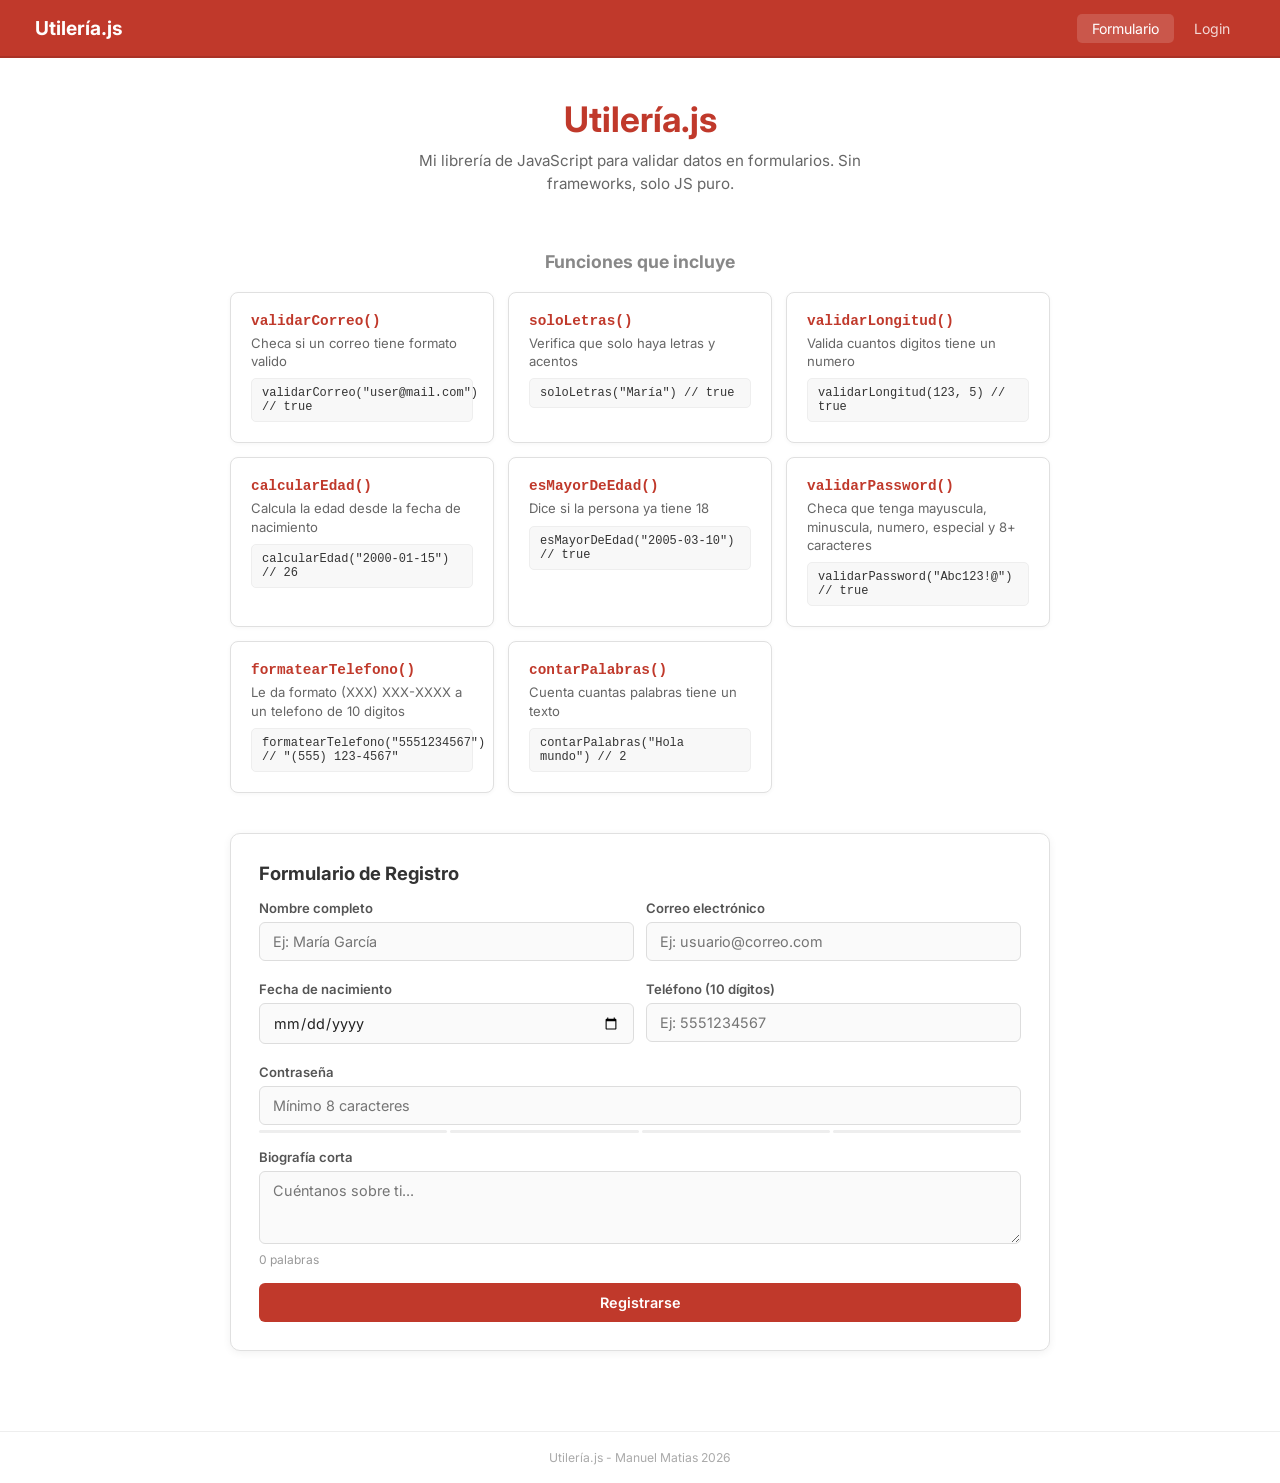
<file: index.html>
<!DOCTYPE html>
<html lang="es">

<head>
    <meta charset="UTF-8">
    <meta name="viewport" content="width=device-width, initial-scale=1.0">
    <title>Utilería JS</title>
    <link rel="stylesheet" href="css/styles.css">
</head>

<body>

    <nav class="navbar">
        <a href="index.html" class="navbar-brand">Utilería.js</a>
        <ul class="navbar-links">
            <li><a href="index.html" class="active">Formulario</a></li>
            <li><a href="login.html">Login</a></li>
        </ul>
    </nav>

    <section class="hero">
        <h1>Utilería.js</h1>
        <p>Mi librería de JavaScript para validar datos en formularios. Sin frameworks, solo JS puro.</p>
    </section>

    <main class="container">

        <h2 style="text-align:center; margin-bottom:8px; font-size:1.1rem; color:#888;">Funciones que incluye</h2>
        <div class="func-grid">
            <div class="func-card">
                <h3>validarCorreo()</h3>
                <p>Checa si un correo tiene formato valido</p>
                <code>validarCorreo("user@mail.com") // true</code>
            </div>
            <div class="func-card">
                <h3>soloLetras()</h3>
                <p>Verifica que solo haya letras y acentos</p>
                <code>soloLetras("María") // true</code>
            </div>
            <div class="func-card">
                <h3>validarLongitud()</h3>
                <p>Valida cuantos digitos tiene un numero</p>
                <code>validarLongitud(123, 5) // true</code>
            </div>
            <div class="func-card">
                <h3>calcularEdad()</h3>
                <p>Calcula la edad desde la fecha de nacimiento</p>
                <code>calcularEdad("2000-01-15") // 26</code>
            </div>
            <div class="func-card">
                <h3>esMayorDeEdad()</h3>
                <p>Dice si la persona ya tiene 18</p>
                <code>esMayorDeEdad("2005-03-10") // true</code>
            </div>
            <div class="func-card">
                <h3>validarPassword()</h3>
                <p>Checa que tenga mayuscula, minuscula, numero, especial y 8+ caracteres</p>
                <code>validarPassword("Abc123!@") // true</code>
            </div>
            <div class="func-card">
                <h3>formatearTelefono()</h3>
                <p>Le da formato (XXX) XXX-XXXX a un telefono de 10 digitos</p>
                <code>formatearTelefono("5551234567") // "(555) 123-4567"</code>
            </div>
            <div class="func-card">
                <h3>contarPalabras()</h3>
                <p>Cuenta cuantas palabras tiene un texto</p>
                <code>contarPalabras("Hola mundo") // 2</code>
            </div>
        </div>


        <section style="margin-top: 40px;">
            <div class="card">
                <h2>Formulario de Registro</h2>
                <form id="formRegistro" novalidate>
                    <div class="form-row">
                        <div class="form-group">
                            <label for="nombre">Nombre completo</label>
                            <input type="text" id="nombre" placeholder="Ej: María García">
                            <div class="form-hint" id="nombreHint"></div>
                        </div>
                        <div class="form-group">
                            <label for="correo">Correo electrónico</label>
                            <input type="email" id="correo" placeholder="Ej: usuario@correo.com">
                            <div class="form-hint" id="correoHint"></div>
                        </div>
                    </div>
                    <div class="form-row">
                        <div class="form-group">
                            <label for="fechaNacimiento">Fecha de nacimiento</label>
                            <input type="date" id="fechaNacimiento">
                            <div class="form-hint" id="fechaHint"></div>
                        </div>
                        <div class="form-group">
                            <label for="telefono">Teléfono (10 dígitos)</label>
                            <input type="tel" id="telefono" placeholder="Ej: 5551234567" maxlength="10">
                            <div class="form-hint" id="telefonoHint"></div>
                        </div>
                    </div>
                    <div class="form-group">
                        <label for="password">Contraseña</label>
                        <input type="password" id="password" placeholder="Mínimo 8 caracteres">
                        <div class="password-strength">
                            <div class="bar" id="bar1"></div>
                            <div class="bar" id="bar2"></div>
                            <div class="bar" id="bar3"></div>
                            <div class="bar" id="bar4"></div>
                        </div>
                        <div class="form-hint" id="passwordHint"></div>
                    </div>
                    <div class="form-group">
                        <label for="bio">Biografía corta</label>
                        <textarea id="bio" rows="3" placeholder="Cuéntanos sobre ti..."></textarea>
                        <div class="form-hint" id="bioHint">0 palabras</div>
                    </div>
                    <button type="submit" class="btn btn-primary btn-block" id="btnRegistro">
                        Registrarse
                    </button>
                    <div class="resultado" id="resultadoForm"></div>
                </form>
            </div>
        </section>
    </main>


    <div class="modal-overlay" id="modalOverlay">
        <div class="modal">
            <h3>Resultado</h3>
            <p class="edad-resultado" id="modalTexto"></p>
            <div id="modalBadge"></div>
            <button class="btn btn-secondary" onclick="cerrarModal()">Cerrar</button>
        </div>
    </div>

    <footer class="footer">
        <p>Utilería.js - Manuel Matias 2026</p>
    </footer>

    <script src="js/utileria.js"></script>
    <script src="js/index.js"></script>

</body>

</html>
</file>
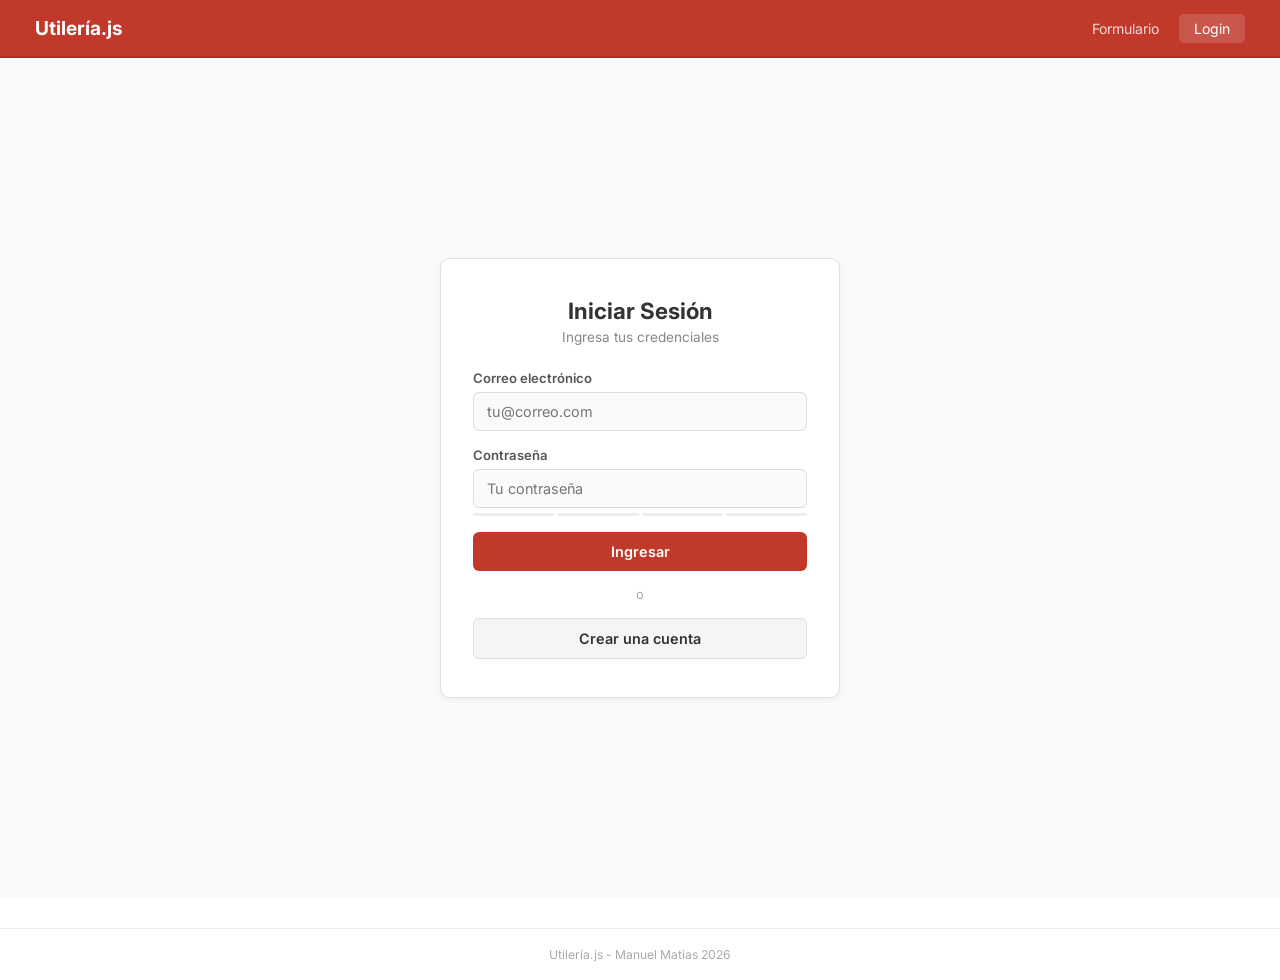
<file: login.html>
<!DOCTYPE html>
<html lang="es">
<head>
    <meta charset="UTF-8">
    <meta name="viewport" content="width=device-width, initial-scale=1.0">
    <title>Login</title>
    <link rel="stylesheet" href="css/styles.css">
</head>
<body>

    <nav class="navbar">
        <a href="index.html" class="navbar-brand">Utilería.js</a>
        <ul class="navbar-links">
            <li><a href="index.html">Formulario</a></li>
            <li><a href="login.html" class="active">Login</a></li>
        </ul>
    </nav>

    <div class="login-container">
        <div class="login-card">
            <h2>Iniciar Sesión</h2>
            <p class="subtitle">Ingresa tus credenciales</p>

            <form id="loginForm" novalidate>
                <div class="form-group">
                    <label for="loginCorreo">Correo electrónico</label>
                    <input type="email" id="loginCorreo" placeholder="tu@correo.com">
                    <div class="form-hint" id="loginCorreoHint"></div>
                </div>

                <div class="form-group">
                    <label for="loginPassword">Contraseña</label>
                    <input type="password" id="loginPassword" placeholder="Tu contraseña">
                    <div class="password-strength">
                        <div class="bar" id="lbar1"></div>
                        <div class="bar" id="lbar2"></div>
                        <div class="bar" id="lbar3"></div>
                        <div class="bar" id="lbar4"></div>
                    </div>
                    <div class="form-hint" id="loginPasswordHint"></div>
                </div>

                <button type="submit" class="btn btn-primary btn-block" id="btnLogin">
                    Ingresar
                </button>

                <div class="resultado" id="loginResultado"></div>

                <div class="divider">o</div>

                <a href="index.html" class="btn btn-secondary btn-block">
                    Crear una cuenta
                </a>
            </form>
        </div>
    </div>

    <footer class="footer">
        <p>Utilería.js - Manuel Matias 2026</p>
    </footer>

    <script src="js/utileria.js"></script>
    <script>
        var loginCorreo = document.getElementById("loginCorreo");
        var loginPass = document.getElementById("loginPassword");
        var loginForm = document.getElementById("loginForm");

        loginCorreo.addEventListener("input", function() {
            var hint = document.getElementById("loginCorreoHint");
            if (this.value == "") {
                this.className = "";
                hint.textContent = "";
                hint.className = "form-hint";
            } else if (validarCorreo(this.value)) {
                this.className = "valid";
                hint.textContent = "✓ Correo válido";
                hint.className = "form-hint success";
            } else {
                this.className = "invalid";
                hint.textContent = "✗ Formato inválido";
                hint.className = "form-hint error";
            }
        });

        loginPass.addEventListener("input", function() {
            var hint = document.getElementById("loginPasswordHint");
            var val = this.value;
            var bars = [
                document.getElementById("lbar1"),
                document.getElementById("lbar2"),
                document.getElementById("lbar3"),
                document.getElementById("lbar4")
            ];

            for (var i = 0; i < bars.length; i++) {
                bars[i].className = "bar";
            }

            if (val == "") {
                this.className = "";
                hint.textContent = "";
                hint.className = "form-hint";
                return;
            }

            var puntos = 0;
            if (val.length >= 8) puntos++;
            if (/[A-Z]/.test(val)) puntos++;
            if (/[0-9]/.test(val)) puntos++;
            if (/[!@#$%^&*()_+\-=\[\]{}|;:'",.<>?\/~`\\]/.test(val)) puntos++;

            var nivel;
            if (puntos <= 1) nivel = "weak";
            else if (puntos <= 3) nivel = "medium";
            else nivel = "strong";

            for (var i = 0; i < puntos; i++) {
                bars[i].className = "bar active " + nivel;
            }

            if (validarPassword(val)) {
                this.className = "valid";
                hint.textContent = "✓ Contraseña segura";
                hint.className = "form-hint success";
            } else {
                this.className = "invalid";
                var faltan = [];
                if (val.length < 8) faltan.push("8+ caracteres");
                if (!/[A-Z]/.test(val)) faltan.push("mayúscula");
                if (!/[a-z]/.test(val)) faltan.push("minúscula");
                if (!/[0-9]/.test(val)) faltan.push("número");
                if (!/[!@#$%^&*()_+\-=\[\]{}|;:'",.<>?\/~`\\]/.test(val)) faltan.push("especial");
                hint.textContent = "Falta: " + faltan.join(", ");
                hint.className = "form-hint error";
            }
        });

        loginForm.addEventListener("submit", function(e) {
            e.preventDefault();
            var resultado = document.getElementById("loginResultado");
            var errores = [];

            if (!validarCorreo(loginCorreo.value)) {
                errores.push("Correo inválido");
            }
            if (!validarPassword(loginPass.value)) {
                errores.push("Contraseña no cumple los requisitos");
            }

            if (errores.length > 0) {
                resultado.className = "resultado show error";
                resultado.innerHTML = errores.join(" | ");
            } else {
                resultado.className = "resultado show success";
                resultado.innerHTML = "¡Inicio de sesión exitoso!";
            }
        });
    </script>
</body>
</html>
</file>
<file: css/styles.css>
@import url('https://fonts.googleapis.com/css2?family=Inter:wght@400;500;600;700&display=swap');

* {
    margin: 0;
    padding: 0;
    box-sizing: border-box;
}

body {
    font-family: 'Inter', sans-serif;
    background-color: #fff;
    color: #222;
    min-height: 100vh;
}

.navbar {
    display: flex;
    justify-content: space-between;
    align-items: center;
    padding: 16px 35px;
    background-color: #c0392b;
    border-bottom: 2px solid #a93226;
}

.navbar-brand {
    font-size: 1.2rem;
    font-weight: 700;
    color: #fff;
    text-decoration: none;
}

.navbar-links {
    display: flex;
    gap: 5px;
    list-style: none;
}

.navbar-links a {
    color: rgba(255,255,255,0.8);
    text-decoration: none;
    padding: 6px 15px;
    border-radius: 5px;
    font-size: 0.88rem;
}

.navbar-links a:hover, .navbar-links a.active {
    color: #fff;
    background-color: rgba(255,255,255,0.15);
}

.container {
    max-width: 860px;
    margin: 0 auto;
    padding: 30px 20px;
}

.hero {
    text-align: center;
    padding: 40px 20px 25px;
}

.hero h1 {
    font-size: 2.2rem;
    font-weight: 700;
    color: #c0392b;
    margin-bottom: 10px;
}

.hero p {
    font-size: 0.95rem;
    color: #666;
    max-width: 460px;
    margin: 0 auto;
    line-height: 1.5;
}

.card {
    background-color: #fff;
    border: 1px solid #e0e0e0;
    border-radius: 10px;
    padding: 28px;
    margin-bottom: 20px;
    box-shadow: 0 2px 8px rgba(0,0,0,0.06);
}

.card h2 {
    font-size: 1.15rem;
    margin-bottom: 16px;
    color: #333;
}

.form-group {
    margin-bottom: 16px;
}

.form-group label {
    display: block;
    font-size: 0.82rem;
    font-weight: 600;
    color: #555;
    margin-bottom: 6px;
}

.form-group input,
.form-group select,
.form-group textarea {
    width: 100%;
    padding: 10px 13px;
    background-color: #fafafa;
    border: 1px solid #ddd;
    border-radius: 6px;
    color: #222;
    font-family: 'Inter', sans-serif;
    font-size: 0.9rem;
    outline: none;
    transition: border-color 0.2s;
}

.form-group input:focus,
.form-group textarea:focus {
    border-color: #c0392b;
}

.form-group input.valid {
    border-color: #27ae60;
}

.form-group input.invalid {
    border-color: #e74c3c;
}

.form-hint {
    font-size: 0.75rem;
    color: #999;
    margin-top: 4px;
}

.form-hint.error {
    color: #e74c3c;
}

.form-hint.success {
    color: #27ae60;
}

.btn {
    display: inline-flex;
    align-items: center;
    justify-content: center;
    gap: 6px;
    padding: 11px 22px;
    border: none;
    border-radius: 6px;
    font-family: 'Inter', sans-serif;
    font-size: 0.9rem;
    font-weight: 600;
    cursor: pointer;
    text-decoration: none;
    transition: opacity 0.2s;
}

.btn-primary {
    background-color: #c0392b;
    color: #fff;
}

.btn-primary:hover {
    background-color: #a93226;
}

.btn-secondary {
    background-color: #f5f5f5;
    color: #333;
    border: 1px solid #ddd;
}

.btn-secondary:hover {
    background-color: #eee;
}

.btn-block {
    width: 100%;
}

.resultado {
    padding: 12px 16px;
    border-radius: 6px;
    margin-top: 12px;
    font-size: 0.85rem;
    display: none;
}

.resultado.show {
    display: block;
}

.resultado.success {
    background-color: #eafaf1;
    border: 1px solid #a9dfbf;
    color: #1e8449;
}

.resultado.error {
    background-color: #fdedec;
    border: 1px solid #f5b7b1;
    color: #c0392b;
}

.modal-overlay {
    position: fixed;
    top: 0;
    left: 0;
    width: 100%;
    height: 100%;
    background: rgba(0,0,0,0.4);
    display: none;
    align-items: center;
    justify-content: center;
    z-index: 999;
}

.modal-overlay.show {
    display: flex;
}

.modal {
    background-color: #fff;
    border: 1px solid #ddd;
    border-radius: 10px;
    padding: 30px;
    max-width: 360px;
    width: 90%;
    text-align: center;
    box-shadow: 0 4px 20px rgba(0,0,0,0.15);
}

.modal h3 {
    font-size: 1.1rem;
    margin-bottom: 15px;
    color: #333;
}

.modal .edad-resultado {
    font-size: 0.95rem;
    color: #444;
    margin-bottom: 8px;
    line-height: 1.5;
}

.modal .edad-resultado strong {
    color: #c0392b;
    font-size: 1.1rem;
}

.modal .badge {
    display: inline-block;
    padding: 4px 12px;
    border-radius: 12px;
    font-size: 0.78rem;
    font-weight: 600;
    margin-top: 8px;
    margin-bottom: 5px;
}

.modal .badge.mayor {
    background-color: #eafaf1;
    color: #1e8449;
    border: 1px solid #a9dfbf;
}

.modal .badge.menor {
    background-color: #fdedec;
    color: #c0392b;
    border: 1px solid #f5b7b1;
}

.modal .btn {
    margin-top: 15px;
}

.func-grid {
    display: grid;
    grid-template-columns: repeat(auto-fill, minmax(240px, 1fr));
    gap: 14px;
    margin-top: 20px;
}

.func-card {
    background-color: #fff;
    border: 1px solid #e0e0e0;
    border-radius: 8px;
    padding: 20px;
    box-shadow: 0 1px 4px rgba(0,0,0,0.04);
}

.func-card:hover {
    border-color: #ccc;
}

.func-card h3 {
    font-size: 0.9rem;
    margin-bottom: 5px;
    color: #c0392b;
    font-family: monospace;
}

.func-card p {
    font-size: 0.82rem;
    color: #666;
    line-height: 1.4;
}

.func-card code {
    display: block;
    margin-top: 8px;
    padding: 7px 10px;
    background-color: #f8f8f8;
    border: 1px solid #eee;
    border-radius: 5px;
    font-size: 0.75rem;
    color: #333;
    font-family: monospace;
}

.password-strength {
    display: flex;
    gap: 3px;
    margin-top: 5px;
}

.password-strength .bar {
    flex: 1;
    height: 3px;
    border-radius: 2px;
    background-color: #eee;
    transition: background-color 0.2s;
}

.password-strength .bar.active.weak { background-color: #e74c3c; }
.password-strength .bar.active.medium { background-color: #f39c12; }
.password-strength .bar.active.strong { background-color: #27ae60; }

.login-container {
    display: flex;
    align-items: center;
    justify-content: center;
    min-height: calc(100vh - 60px);
    padding: 20px;
    background-color: #fafafa;
}

.login-card {
    background-color: #fff;
    border: 1px solid #e0e0e0;
    border-radius: 10px;
    padding: 38px 32px;
    max-width: 400px;
    width: 100%;
    box-shadow: 0 2px 10px rgba(0,0,0,0.06);
}

.login-card h2 {
    text-align: center;
    font-size: 1.4rem;
    margin-bottom: 5px;
    color: #333;
}

.login-card .subtitle {
    text-align: center;
    color: #888;
    font-size: 0.85rem;
    margin-bottom: 25px;
}

.login-card .divider {
    text-align: center;
    color: #aaa;
    font-size: 0.8rem;
    margin: 16px 0;
}

.form-row {
    display: grid;
    grid-template-columns: 1fr 1fr;
    gap: 12px;
}

.footer {
    text-align: center;
    padding: 18px;
    color: #aaa;
    font-size: 0.76rem;
    border-top: 1px solid #eee;
    margin-top: 30px;
}

@media (max-width: 768px) {
    .hero h1 { font-size: 1.7rem; }
    .navbar { padding: 12px 16px; }
    .form-row { grid-template-columns: 1fr; }
    .card { padding: 20px; }
    .login-card { padding: 25px 18px; }
}
</file>
